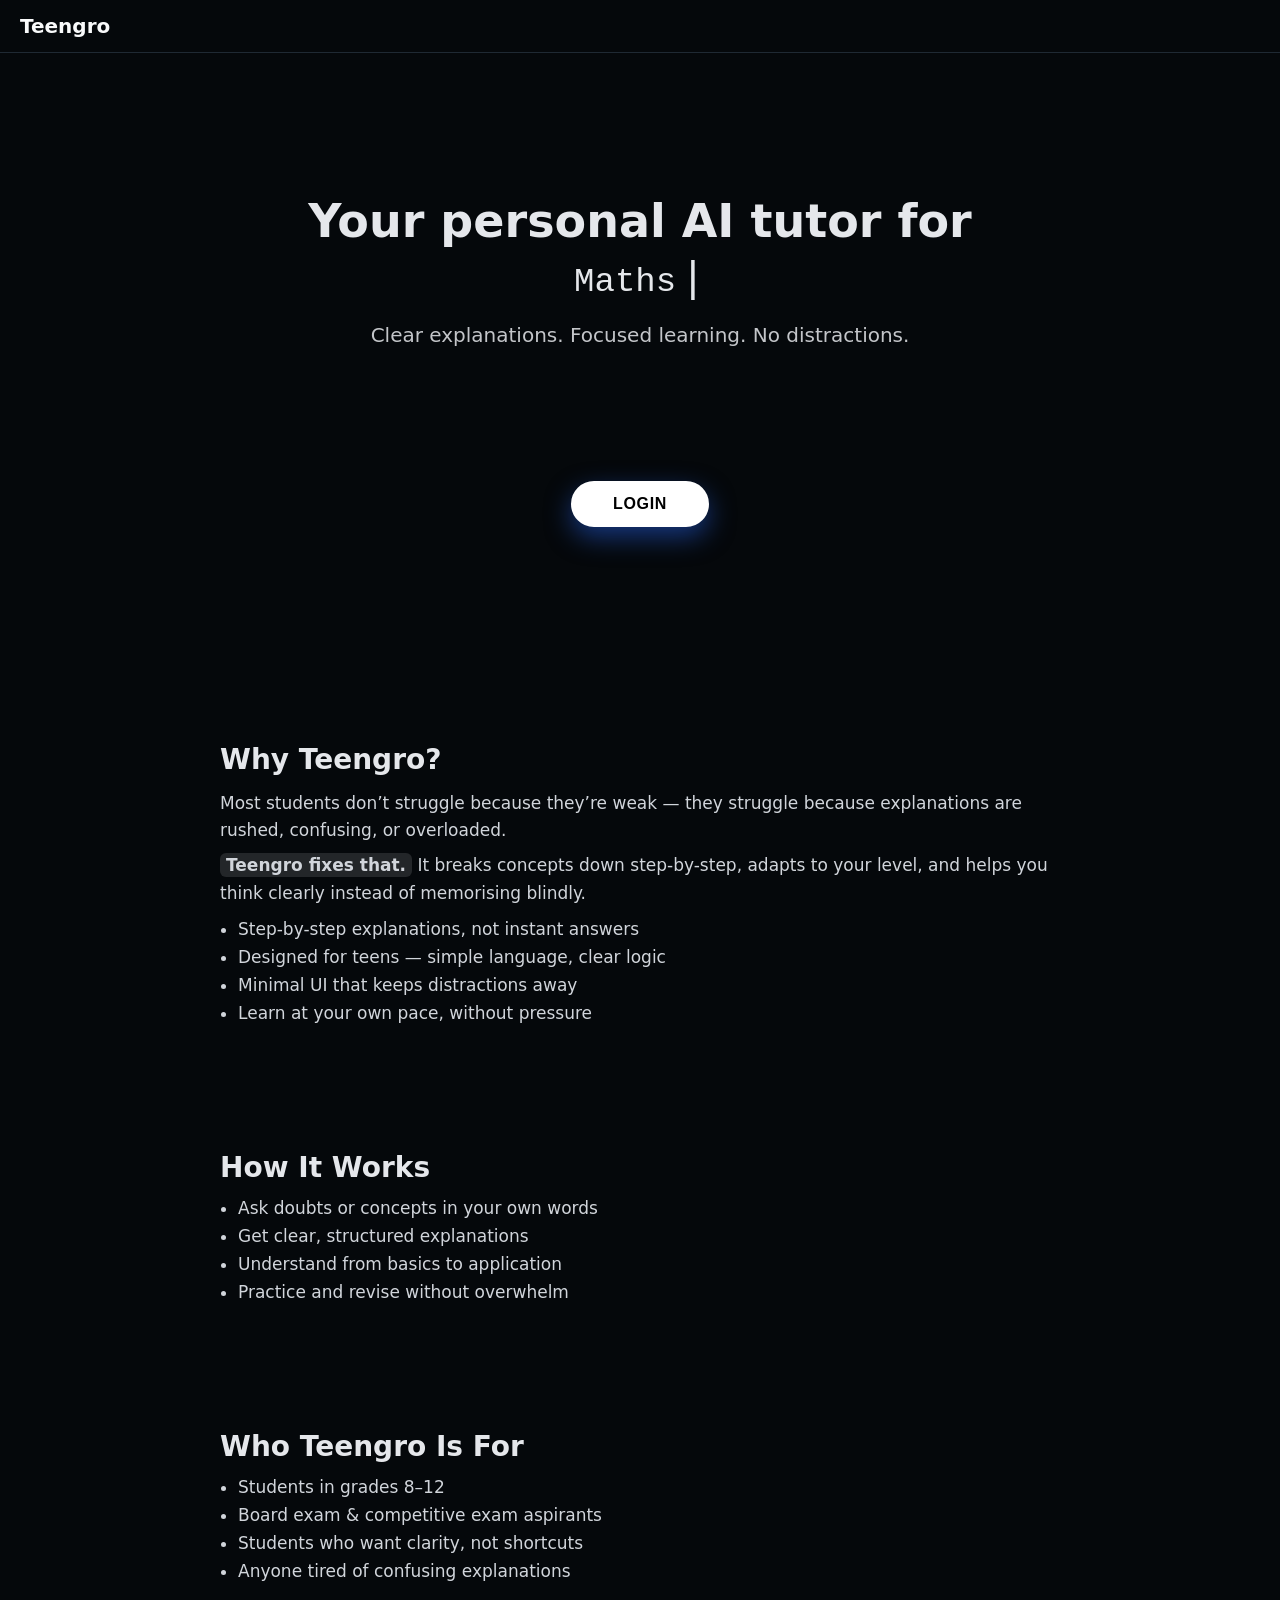
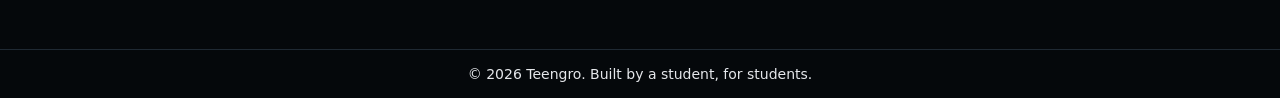
<file: index.html>
<!DOCTYPE html>
<html lang="en">
<head>
  <meta charset="UTF-8" />
  <meta name="viewport" content="width=device-width, initial-scale=1.0"/>
  <title>Teengro — Your AI Tutor</title>
  <link rel="stylesheet" href="styles.css" />

  <style>
    .typewriter {
      margin-bottom: 16px;
    }

    .login-cta {
      margin-top: 120px;
      margin-bottom: 16px;
      display: flex;
      justify-content: center;
    }

    .login-btn {
      padding: 12px 40px;
      font-size: 1rem;
      font-weight: 600;
      border-radius: 999px;
      border: 2px solid transparent;
      cursor: pointer;
      background: transparent;
      transition: all 0.25s ease;
    }

    body[data-theme="dark"] .login-btn {
      background: #ffffff;
      color: #000000;
      border-color: #ffffff;
    }

    body[data-theme="dark"] .login-btn:hover {
      background: transparent;
      color: #ffffff;
    }

    body[data-theme="light"] .login-btn {
      background: #000000;
      color: #ffffff;
      border-color: #000000;
    }

    body[data-theme="light"] .login-btn:hover {
      background: transparent;
      color: #000000;
    }
  </style>
</head>

<body data-theme="dark">

<header class="navbar">
  <div class="logo"><b>Teengro</b></div>

  <div class="nav-right">
    <button class="hamburger" id="menuToggle" aria-label="Menu">
      <span></span><span></span><span></span>
    </button>
  </div>

  <div class="menu-dropdown" id="menuDropdown">
    <a href="index.html">Home</a>
    <a href="login.html">Login</a>
    <a href="founder.html">Meet the Founder</a>
    <button id="themeToggle">Change theme</button>
  </div>
</header>

<section class="hero">
  <h1>Your personal AI tutor for</h1>

  <div class="typewriter">
    <span id="text"></span><span class="cursor">|</span>
  </div>

  <!-- NEW SUBTITLE -->
  <p class="hero-subtitle">
    Clear explanations. Focused learning. No distractions.
  </p>

  <div class="login-cta">
    <a href="login.html">
      <button class="login-btn" id="loginBtn"></button>
    </a>
  </div>
</section>

<!-- WHY TEENGRO -->
<section class="section">
  <h2>Why Teengro?</h2>

  <p>
    Most students don’t struggle because they’re weak — they struggle because
    explanations are rushed, confusing, or overloaded.
  </p>

  <p>
    <strong>Teengro fixes that.</strong> It breaks concepts down step-by-step,
    adapts to your level, and helps you think clearly instead of memorising blindly.
  </p>

  <ul>
    <li>Step-by-step explanations, not instant answers</li>
    <li>Designed for teens — simple language, clear logic</li>
    <li>Minimal UI that keeps distractions away</li>
    <li>Learn at your own pace, without pressure</li>
  </ul>
</section>

<!-- HOW IT WORKS -->
<section class="section">
  <h2>How It Works</h2>
  <ul>
    <li>Ask doubts or concepts in your own words</li>
    <li>Get clear, structured explanations</li>
    <li>Understand from basics to application</li>
    <li>Practice and revise without overwhelm</li>
  </ul>
</section>

<!-- WHO IT IS FOR -->
<section class="section">
  <h2>Who Teengro Is For</h2>
  <ul>
    <li>Students in grades 8–12</li>
    <li>Board exam & competitive exam aspirants</li>
    <li>Students who want clarity, not shortcuts</li>
    <li>Anyone tired of confusing explanations</li>
  </ul>
</section>

<footer class="about-footer">
  © 2026 Teengro. Built by a student, for students.
</footer>

<script>
document.addEventListener("DOMContentLoaded", function () {
  const el = document.getElementById("text");
  const words = [
    "Maths","Physics","Chemistry","Biology",
    "English Literature","English Grammar",
    "Geography","History & Civics",
    "Computer Applications"
  ];

  let i = 0, j = 0, del = false;

  function loop() {
    const word = words[i];
    el.textContent = del
      ? word.substring(0, j--)
      : word.substring(0, j++);

    if (!del && j === word.length) {
      setTimeout(() => del = true, 1200);
    }

    if (del && j === 0) {
      del = false;
      i = (i + 1) % words.length;
    }

    setTimeout(loop, del ? 80 : 120);
  }

  loop();
  document.getElementById("loginBtn").textContent = "Login";
});
</script>

<script src="script.js"></script>
</body>
</html>
</file>
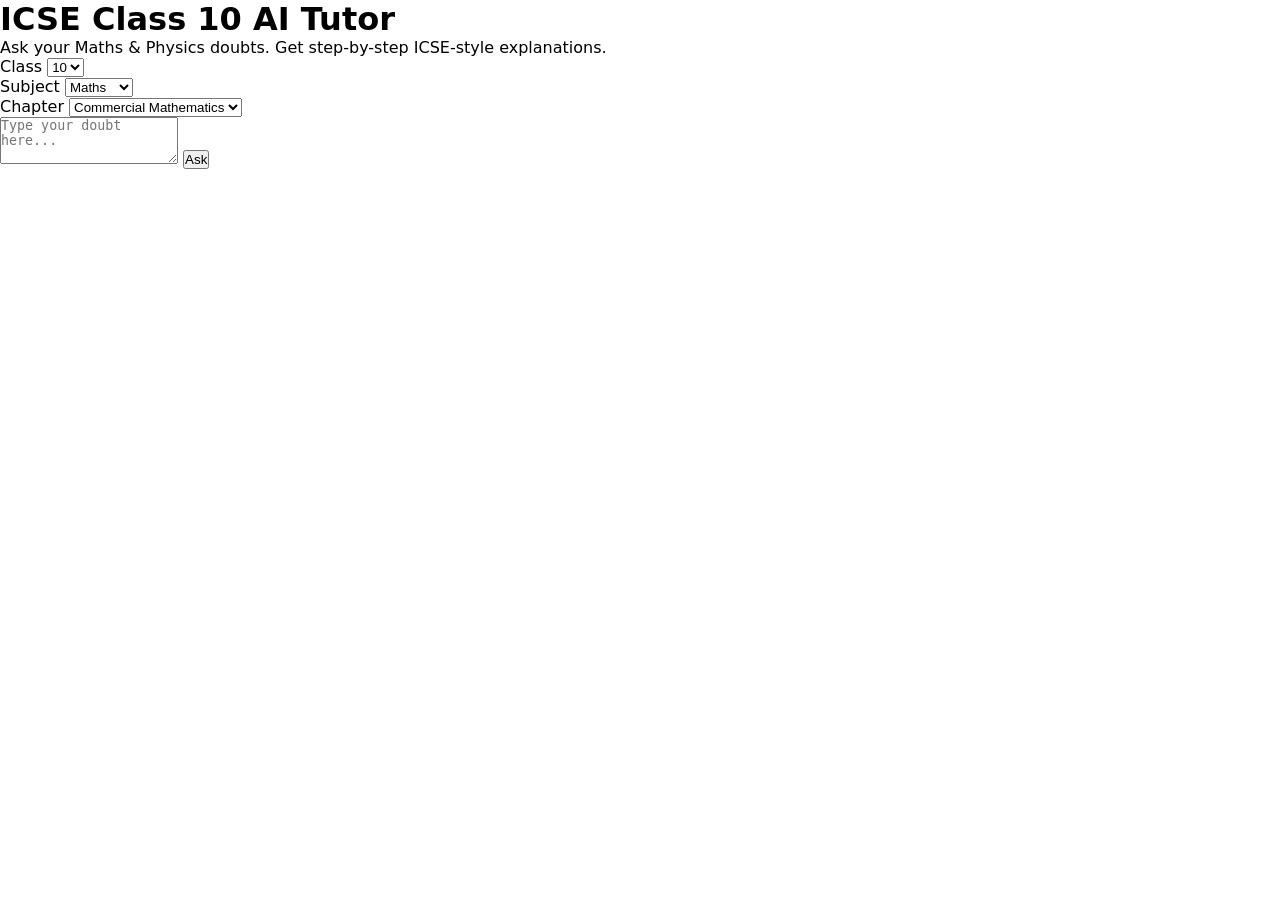
<file: dashboard.html>
<!DOCTYPE html>
<html lang="en">
<head>
  <meta charset="UTF-8" />
  <title>ICSE Class 10 AI Tutor</title>
  <meta name="viewport" content="width=device-width, initial-scale=1.0" />
  <link rel="stylesheet" href="styles.css" />
</head>
<body>
  <div class="app-container">
    <header class="app-header">
      <h1>ICSE Class 10 AI Tutor</h1>
      <p>Ask your Maths & Physics doubts. Get step-by-step ICSE-style explanations.</p>
    </header>

    <section class="controls">
      <div class="control-group">
        <label for="classLevel">Class</label>
        <select id="classLevel">
          <option value="10" selected>10</option>
        </select>
      </div>

      <div class="control-group">
        <label for="subject">Subject</label>
        <select id="subject">
          <option value="Maths">Maths</option>
          <option value="Physics">Physics</option>
        </select>
      </div>

      <div class="control-group">
        <label for="chapter">Chapter</label>
        <select id="chapter">
          <!-- will be filled by script.js -->
        </select>
      </div>
    </section>

    <section class="chat-section">
      <div id="chatWindow" class="chat-window">
        <!-- messages go here -->
      </div>

      <div class="input-area">
        <textarea id="questionInput" rows="3" placeholder="Type your doubt here..."></textarea>
        <button id="sendBtn">Ask</button>
      </div>
    </section>
  </div>

  <script src="script.js"></script>
</body>
</html>
</file>
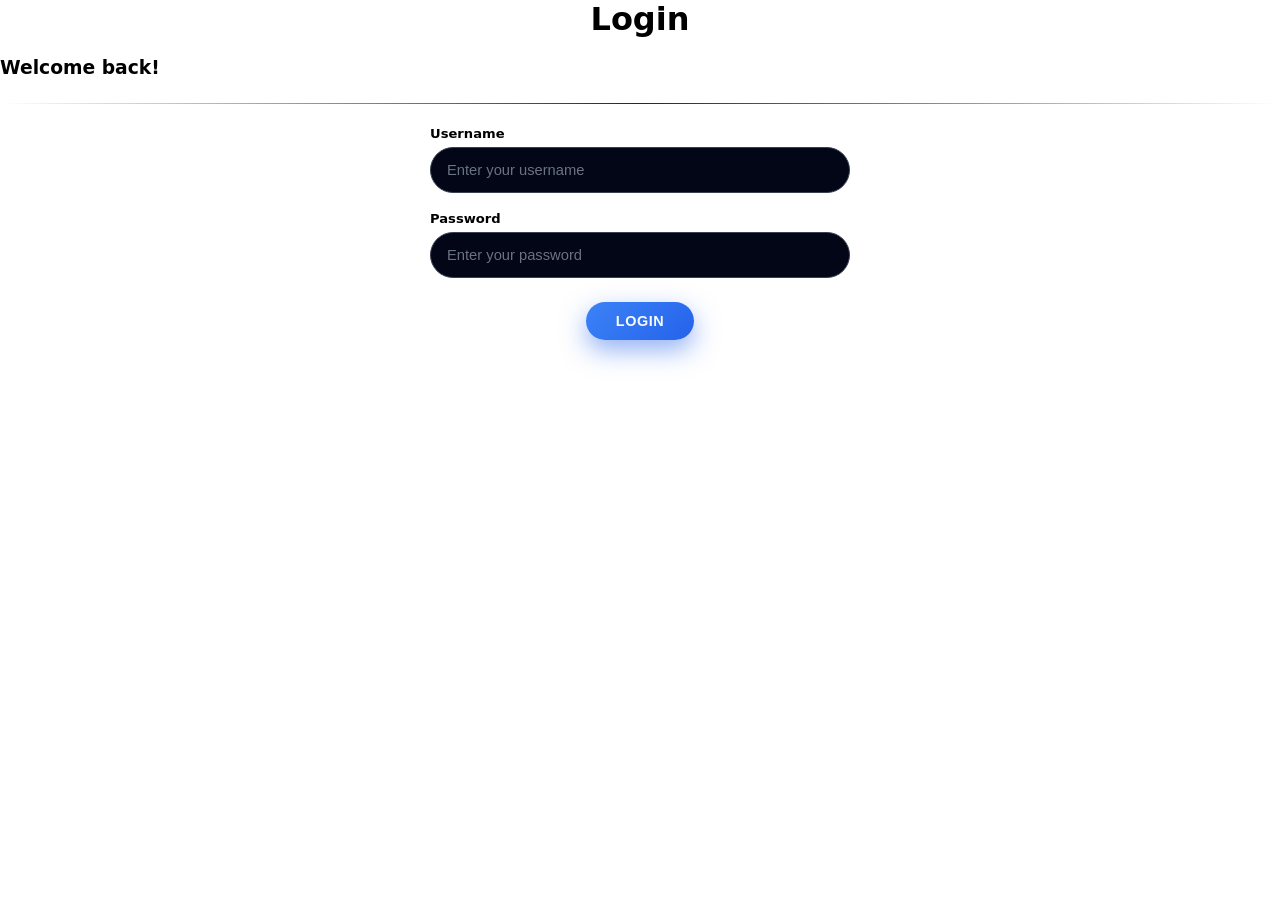
<file: login.html>
<!DOCTYPE html>
<html lang="en">
<head>
  <meta charset="UTF-8" />
  <meta name="viewport" content="width=device-width, initial-scale=1.0" />
  <title>Login</title>
  <link rel="stylesheet" href="styles.css" />
</head>
<body>

  <div class="login-page">
    <div class="login-card">
  <h1 style="text-align:center;"><b>Login</b></h1><br>
      <h3 style="padding-bottom: 5px;">Welcome back!</h3>
      <div class="login-divider"></div>
      
      <form class="login-form">
        <div class="login-field">
          <label>Username</label>
          <input type="text" placeholder="Enter your username" />
        </div>

        <div class="login-field">
          <label>Password</label>
          <input type="password" placeholder="Enter your password" />
        </div>

        <button class="login-btn">Login</button>
      </form>

    </div>
  </div>

</body>
</html>
</file>
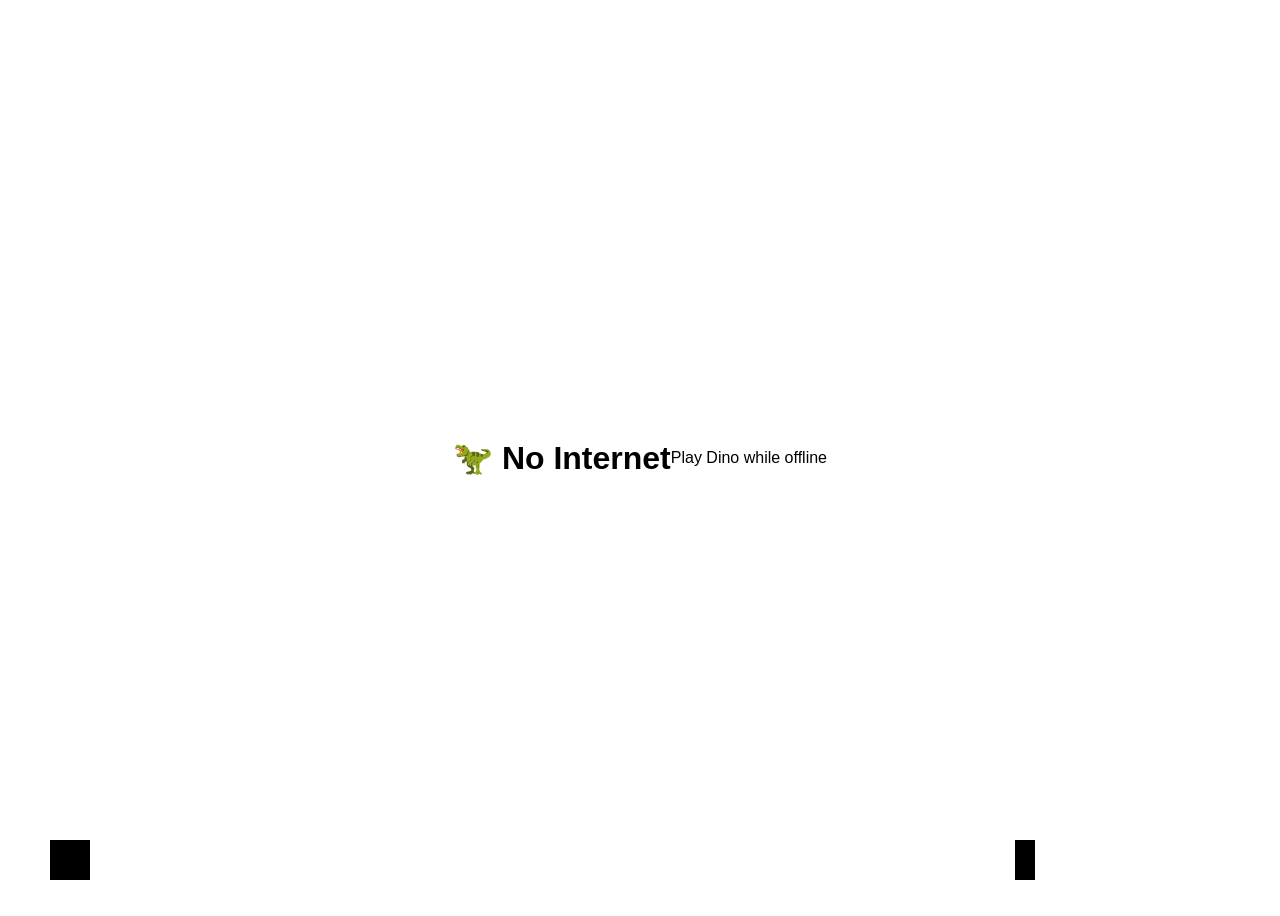
<file: offline.html>
<!DOCTYPE html>
<html lang="en">
<head>
  <meta charset="UTF-8">
  <title>No Internet</title>
  <style>
    body {
      display: flex;
      justify-content: center;
      align-items: center;
      height: 100vh;
      font-family: Arial, sans-serif;
    }
  </style>
</head>
<body>
  <h1>🦖 No Internet</h1>
  <p>Play Dino while offline</p>

  <script src="dino.js"></script>
</body>
</html>
</file>
<file: styles.css>
/* ===================== RESET ===================== */

* {
  margin: 0;
  padding: 0;
  box-sizing: border-box;
}

html,
body {
  height: 100%;
}

/* ===================== THEME TOKENS ===================== */

:root {
  --bg-main-dark: #05080b;
  --bg-chat-dark: #05080b;
  --bg-bubble-bot-dark: #111827;
  --bg-input-dark: #111827;
  --border-dark: #1f2933;
  --text-main-dark: #e5e7eb;

  --bg-main-light: #f3f4f6;
  --bg-chat-light: #ffffff;
  --bg-bubble-bot-light: #f3f4f6;
  --bg-input-light: #ffffff;
  --border-light: #e5e7eb;
  --text-main-light: #111827;
}

/* ===================== BASE ===================== */

body {
  font-family: system-ui, -apple-system, BlinkMacSystemFont, "Segoe UI",
    sans-serif;
}

body[data-theme="dark"] {
  background: var(--bg-main-dark);
  color: var(--text-main-dark);
}

body[data-theme="light"] {
  background: var(--bg-main-light);
  color: var(--text-main-light);
}

.about-body {
  min-height: 100vh;
}

/* Chat background */

body[data-theme="dark"] .free-chat-window,
body[data-theme="light"] .free-chat-window {
  background: transparent;
}

/* Bot bubble colors per theme */

body[data-theme="dark"] .bot .message-bubble {
  background: var(--bg-bubble-bot-dark);
  border-color: var(--border-dark);
  color: var(--text-main-dark);
}

body[data-theme="light"] .bot .message-bubble {
  background: var(--bg-bubble-bot-light);
  border-color: var(--border-light);
  color: var(--text-main-light);
}

/* Input bar per theme */

body[data-theme="dark"] .free-input-bar {
  background: #111827;
  border-color: #4b5563;
}

body[data-theme="light"] .free-input-bar {
  background: #ffffff;
  border-color: #d1d5db;
}

/* ===================== NAVBAR & HAMBURGER ===================== */

.navbar {
  display: flex;
  justify-content: space-between;
  align-items: center;
  padding: 14px 20px;
  border-bottom: 1px solid #1f2933;
  position: sticky;
  top: 0;
  z-index: 200;
}

body[data-theme="dark"] .navbar {
  background: #05080b;
  border-bottom-color: #1f2933;
}

body[data-theme="light"] .navbar {
  background: #ffffff;
  border-bottom-color: #e5e7eb;
}

.logo {
  font-size: 20px;
  font-weight: 700;
}

body[data-theme="dark"] .logo {
  color: #f9fafb;
}
body[data-theme="light"] .logo {
  color: #111827;
}

/* Small title next to logo */

.nav-title {
  font-size: 0.85rem;
  font-weight: 500;
  margin-left: 8px;
  text-align: left;
  display: flex;
  flex-direction: column;
}

.nav-title h2 {
  font-size: 0.9rem;
  font-weight: 600;
  margin: 0;
}

/* Right side of navbar */

.nav-right {
  display: flex;
  align-items: center;
  gap: 18px;
}

.nav-links {
  display: flex;
  align-items: center;
  gap: 18px;
}

.nav-links a {
  text-decoration: none;
  font-weight: 500;
  font-size: 0.95rem;
}

body[data-theme="dark"] .nav-links a {
  color: #d1d5db;
}
body[data-theme="light"] .nav-links a {
  color: #4b5563;
}

.nav-links a:hover {
  color: #60a5fa;
}

/* Hamburger */

.hamburger {
  width: 28px;
  height: 20px;
  border: none;
  background: transparent;
  display: flex;
  flex-direction: column;
  justify-content: space-between;
  cursor: pointer;
  padding: 0;
}

.hamburger span {
  display: block;
  height: 2px;
  border-radius: 999px;
  background: #e5e7eb;
  transition: transform 0.2s ease, opacity 0.2s ease, background 0.2s ease;
}

body[data-theme="light"] .hamburger span {
  background: #111827;
}

/* Dropdown */

.menu-dropdown {
  position: absolute;
  top: 56px;
  right: 20px;
  min-width: 180px;
  background: #111827;
  border-radius: 12px;
  padding: 8px 0;
  border: 1px solid #374151;
  box-shadow: 0 14px 30px rgba(0, 0, 0, 0.5);
  display: none;
  flex-direction: column;
  z-index: 300;
}

.menu-dropdown a,
.menu-dropdown button {
  padding: 8px 14px;
  display: block;
  text-align: left;
  border: none;
  background: transparent;
  color: #e5e7eb;
  font-size: 0.9rem;
  cursor: pointer;
  text-decoration: none;
}

.menu-dropdown a:hover,
.menu-dropdown button:hover {
  background: #1f2937;
}

body[data-theme="light"] .menu-dropdown {
  background: #ffffff;
  border-color: #e5e7eb;
}

body[data-theme="light"] .menu-dropdown a,
body[data-theme="light"] .menu-dropdown button {
  color: #111827;
}

body[data-theme="light"] .menu-dropdown a:hover,
body[data-theme="light"] .menu-dropdown button:hover {
  background: #f3f4f6;
}

.menu-dropdown.open {
  display: flex;
}

/* ===================== ABOUT PAGE (SHARED STYLES) ===================== */

.hero {
  min-height: 70vh;
  display: flex;
  flex-direction: column;
  justify-content: center;
  align-items: center;
  text-align: center;
  padding: 40px 20px;
}

.hero h1 {
  font-size: 46px;
  font-weight: 700;
  margin-bottom: 10px;
}

/* Typewriter */

.typewriter {
  font-size: 34px;
  font-family: "Courier New", monospace;
}

.cursor {
  display: inline-block;
  margin-left: 4px;
  font-weight: 340;
  font-size: 43px;
  line-height: 1;
  animation: cursor-blink 0.9s steps(2, start) infinite;
}

@keyframes cursor-blink {
  0%,
  50% {
    opacity: 1;
  }
  51%,
  100% {
  opacity: 0;
  }
}

/* About sections */

.section {
  max-width: 900px;
  margin: auto;
  padding: 60px 30px;
}

.section h2 {
  font-size: 28px;
  margin-bottom: 12px;
}

.section p {
  font-size: 18px;
  line-height: 1.6;
}

.section ul {
  margin-top: 12px;
}

.section li {
  margin: 8px 0;
  font-size: 17px;
}

/* About footer */

.about-footer {
  text-align: center;
  padding: 16px;
  font-size: 14px;
  border-top: 1px solid #1f2933;
}

/* ===================== LOGIN LAYOUT & CARD ===================== */

.page-main {
  min-height: calc(100vh - 56px);
  display: flex;
  justify-content: center;
  align-items: flex-start;
  padding: 40px 16px 60px;
}

.login-page {
  align-items: center;
}

.light-login-card {
  max-width: 420px;
  width: 100%;
  border-radius: 20px;
  padding: 32px 24px;
  border: 1px solid #1f2933;
  background: #05080b;
  box-shadow: 0 16px 40px rgba(0, 0, 0, 0.85);
  min-height: 340px;
}

/* Dark theme */
body[data-theme="dark"] .light-login-card {
  background: #05080b;
  border-color: #1f2933;
  color: #e5e7eb;
}

/* Light theme */
body[data-theme="light"] .light-login-card {
  background: #ffffff;
  border-color: #e5e7eb;
  color: #111827;
  box-shadow: 0 18px 40px rgba(15, 23, 42, 0.14);
}

.login-header {
  text-align: center;
  margin-bottom: 22px;
}

.login-header h1 {
  font-size: 1.7rem;
  font-weight: 700;
  letter-spacing: 0.01em;
}

body[data-theme="dark"] .login-header h1 {
  color: #f9fafb;
}

body[data-theme="light"] .login-header h1 {
  color: #111827;
}

.login-header p {
  margin-top: 6px;
  font-size: 0.9rem;
}

body[data-theme="dark"] .login-header p {
  color: #9ca3af;
}

body[data-theme="light"] .login-header p {
  color: #6b7280;
}

.login-divider {
  height: 1px;
  background: linear-gradient(to right, transparent, #1f2933, transparent);
  margin: 20px 0 22px;
}

.login-form {
  max-width: 420px;
  margin: 0 auto;
  display: flex;
  flex-direction: column;
  gap: 18px;
}

.login-field {
  display: flex;
  flex-direction: column;
  gap: 6px;
}

.login-field label {
  font-size: 0.82rem;
  font-weight: 600;
}

body[data-theme="dark"] .login-field label {
  color: #cbd5f5;
}

body[data-theme="light"] .login-field label {
  color: #374151;
}

.login-field input {
  height: 46px;
  border-radius: 999px;
  padding: 0 16px;
  font-size: 0.92rem;
  border: 1px solid #374151;
  background: #020617;
  color: #e5e7eb;
  transition: border 0.18s ease, box-shadow 0.18s ease, background 0.18s ease;
}

body[data-theme="light"] .login-field input {
  background: #f9fafb;
  border-color: #d1d5db;
  color: #111827;
}

.login-field input::placeholder {
  color: #6b7280;
}

body[data-theme="light"] .login-field input::placeholder {
  color: #9ca3af;
}

.login-field input:focus {
  outline: none;
  border-color: #3b82f6;
  box-shadow: 0 0 0 2px rgba(37, 99, 235, 0.35);
}

.login-btn {
  margin-top: 6px;
  align-self: center;
  padding: 11px 30px;
  border-radius: 999px;
  border: none;
  background: linear-gradient(135deg, #3b82f6, #2563eb);
  color: #f9fafb;
  font-size: 0.9rem;
  font-weight: 600;
  cursor: pointer;
  letter-spacing: 0.04em;
  text-transform: uppercase;
  transition: transform 0.12s ease, box-shadow 0.18s ease, filter 0.15s ease;
  box-shadow: 0 10px 26px rgba(37, 99, 235, 0.5);
}

.login-btn:hover {
  transform: translateY(-1px);
  box-shadow: 0 14px 32px rgba(37, 99, 235, 0.7);
  filter: brightness(1.03);
}

.login-btn:active {
  transform: translateY(0);
  box-shadow: 0 8px 18px rgba(37, 99, 235, 0.55);
}

.subtle-link {
  color: #60a5fa;
  text-decoration: none;
  font-size: 0.85rem;
}

.subtle-link:hover {
  text-decoration: underline;
}

/* ===================== MESSAGE BUBBLES ===================== */

.message-row {
  display: flex;
  width: 100%;
}

.message-row.user {
  justify-content: flex-end;
}

.message-row.bot {
  justify-content: flex-start;
}

.message-bubble {
  max-width: 78%;
  padding: 10px 12px;
  font-size: 0.9rem;
  line-height: 1.55;
  border-radius: 14px;
  animation: messageIn 0.2s ease;
}

/* User bubble */

.user .message-bubble {
  background: #2563eb;
  color: #f9fafb;
  border-bottom-right-radius: 4px;
}

/* Bot bubble default */

.bot .message-bubble {
  background: #111827;
  color: #e5e7eb;
  border: 1px solid #1f2933;
  border-bottom-left-radius: 4px;
}

@keyframes messageIn {
  from {
    opacity: 0;
    transform: translateY(6px);
  }
  to {
    opacity: 1;
    transform: translateY(0);
  }
}

/* Optional small meta text inside bot bubble */
.meta-text {
  font-size: 0.7rem;
  opacity: 0.7;
  margin-bottom: 4px;
}

/* ===================== AI CONTROLS (FIXED TOP UNDER NAVBAR) ===================== */

.ai-shell {
  max-width: 960px;
  width: 100%;
  margin: 0 auto;
}

/* Controls fixed under navbar, centered within max-width */
.ai-controls {
  position: fixed;
  left: 0;
  right: 0;
  top: 56px;               /* just below navbar */
  z-index: 140;
  max-width: 900px;
  margin: 0 auto;
  display: flex;
  flex-wrap: wrap;
  gap: 10px;
  padding: 8px 12px;
  border-radius: 14px;
  border: 1px solid #1f2933;
  background: #020617;
}

body[data-theme="light"] .ai-controls {
  background: #e5e7eb;
}

/* Base controls */

.ai-control {
  display: flex;
  flex-direction: column;
  gap: 4px;
  min-width: 150px;
  flex: 1 1 0;
}

.ai-control label {
  font-size: 0.75rem;
  font-weight: 500;
}

body[data-theme="dark"] .ai-control label {
  color: #e5e7eb;
}

body[data-theme="light"] .ai-control label {
  color: #374151;
}

.ai-control select,
.ai-control input {
  height: 40px;
  border-radius: 999px;
  border: 1px solid #374151;
  padding: 0 14px;
  font-size: 0.85rem;
  outline: none;
  transition: border 0.18s ease, box-shadow 0.18s ease, background 0.18s ease;
}

body[data-theme="dark"] .ai-control select,
body[data-theme="dark"] .ai-control input {
  color: #e5e7eb;
  background: #020617;
  border-color: #374151;
}

body[data-theme="light"] .ai-control select,
body[data-theme="light"] .ai-control input {
  color: #111827;
  background: #ffffff;
  border-color: #d1d5db;
}

/* Hover/focus – dark */
body[data-theme="dark"] .ai-control select:hover,
body[data-theme="dark"] .ai-control input:hover {
  border-color: #4b5563;
}

body[data-theme="dark"] .ai-control select:focus,
body[data-theme="dark"] .ai-control input:focus {
  border-color: #2563eb;
  box-shadow: 0 0 0 2px rgba(37, 99, 235, 0.35);
}

/* Hover/focus – light */
body[data-theme="light"] .ai-control select:hover,
body[data-theme="light"] .ai-control input:hover {
  border-color: #9ca3af;
}

body[data-theme="light"] .ai-control select:focus,
body[data-theme="light"] .ai-control input:focus {
  border-color: #2563eb;
  box-shadow: 0 0 0 2px rgba(37, 99, 235, 0.25);
}

/* ===================== FREE STYLE CHAT LAYOUT ===================== */

.free-chat-shell {
  position: relative;
  min-height: 70vh;
  display: flex;
  flex-direction: column;
  align-items: center;
}

/* Chat area: top padding = navbar + controls, so answers never go behind */

.free-chat-window {
  width: 100%;
  max-width: 900px;
  margin: 0 auto;
  padding: 132px 12px 200px;   /* 132px top ensures chat starts below controls */
  display: flex;
  flex-direction: column;
  gap: 12px;
  overflow-y: auto;
}

.free-chat-window::-webkit-scrollbar {
  width: 6px;
}

.free-chat-window::-webkit-scrollbar-thumb {
  background: #4b5563;
  border-radius: 999px;
}

/* Floating input centered at bottom */

.free-input-wrapper {
  position: fixed;
  left: 0;
  right: 0;
  bottom: 16px;
  display: flex;
  justify-content: center;
  pointer-events: none;
}

.free-input-bar {
  pointer-events: auto;
  width: 100%;
  max-width: 900px;
  display: flex;
  align-items: center;
  gap: 8px;
  padding: 10px 12px;
  border-radius: 999px;
  box-shadow: 0 20px 40px rgba(0, 0, 0, 0.7);
  border: 1px solid transparent;
}

/* Textarea inside bar */

.free-input-bar textarea {
  flex: 1;
  border: none;
  resize: none;
  min-height: 40px;
  max-height: 72px;
  padding: 6px 8px;
  font-size: 0.95rem;
  background: transparent;
  outline: none;
  overflow-y: auto;
}

body[data-theme="dark"] .free-input-bar textarea {
  color: #e5e7eb;
}

body[data-theme="light"] .free-input-bar textarea {
  color: #111827;
}

.free-input-bar textarea::placeholder {
  color: #9ca3af;
}

/* Send button */

.free-input-bar button {
  flex-shrink: 0;
  width: 40px;
  height: 40px;
  border-radius: 999px;
  border: none;
  background: #10b981;
  color: #020617;
  font-size: 1.1rem;
  font-weight: 700;
  cursor: pointer;
  display: inline-flex;
  align-items: center;
  justify-content: center;
  transition: transform 0.12s ease, box-shadow 0.18s ease, opacity 0.15s ease;
}

.free-input-bar button:hover {
  transform: translateY(-1px);
  box-shadow: 0 10px 24px rgba(16, 185, 129, 0.4);
}

.free-input-bar button:active {
  transform: translateY(0);
  box-shadow: none;
}

.free-input-bar button:disabled {
  background: #6b7280;
  cursor: not-allowed;
  box-shadow: none;
}

/* Loading spinner */

.send-spinner {
  width: 18px;
  height: 18px;
  border-radius: 50%;
  border: 2px solid rgba(249, 250, 251, 0.4);
  border-top-color: #f9fafb;
  animation: send-spin 0.6s linear infinite;
}

@keyframes send-spin {
  to {
    transform: rotate(360deg);
  }
}

/* === NEW ABOUT & FOUNDER STYLES === */

.hero-subtitle {
  font-size: 20px;
  opacity: 0.85;
  margin-bottom: 12px;
  text-align: center;
}

.hero-cta {
  display: inline-block;
  margin-top: 22px;
  padding: 12px 32px;
  border-radius: 999px;
  background: linear-gradient(135deg, #3b82f6, #2563eb);
  color: #fff;
  text-decoration: none;
  font-weight: 600;
  text-align: center;
  transition: 0.25s ease;
}

.hero-cta:hover {
  transform: translateY(-3px);
  box-shadow: 0 10px 24px rgba(37, 99, 235, 0.5);
}

.section h2 {
  font-size: 28px;
  margin-bottom: 14px;
}

.section p,
.section li {
  font-size: 17px;
  color: #d1d5db;
  margin-bottom: 8px;
}

.founder-section {
  text-align: center;
  max-width: 850px;
  margin: auto;
  padding-top: 40px;
}

strong {
  font-weight: 600;
  padding: 2px 6px;
  border-radius: 6px;
  background: rgba(255, 255, 255, 0.12);
}

body[data-theme="light"] strong {
  background: rgba(0, 0, 0, 0.1);
}

/* ===================== RESPONSIVE (MOBILE) ===================== */

@media (max-width: 768px) {
  .navbar {
    padding: 10px 12px;
  }

  .page-main {
    padding: 8px 10px 60px;
  }

  .ai-controls {
    top: 52px;              /* slightly tighter under navbar */
    padding: 6px 8px;
    gap: 4px;
    border-radius: 10px;
  }

  .ai-control {
    flex: 1 1 48%;
    min-width: 0;
  }

  .ai-control label {
    font-size: 0.7rem;
  }

  .ai-control select,
  .ai-control input {
    height: 32px;
    padding: 0 10px;
    font-size: 0.75rem;
  }

  /* Smaller top padding but still clears navbar + controls */
  .free-chat-window {
    padding: 118px 8px 210px;
  }

  .free-input-wrapper {
    bottom: 10px;
  }

  .free-input-bar {
    margin: 0 8px;
    padding: 8px 10px;
  }

  .free-input-bar textarea {
    font-size: 0.9rem;
  }
}
/* === HOMEPAGE ADDITIONS ONLY === */

.hero-subtitle {
  font-size: 20px;
  opacity: 0.85;
  margin-top: 6px;
  margin-bottom: 8px;
  text-align: center;
}

/* Lists look clean & readable */
.section ul {
  margin-top: 12px;
  padding-left: 18px;
}

.section li {
  margin-bottom: 8px;
}

/* Emphasis without color change */
strong {
  font-weight: 600;
  padding: 2px 6px;
  border-radius: 6px;
  background: rgba(255, 255, 255, 0.12);
}

/* Light theme emphasis background */
body[data-theme="light"] strong {
  background: rgba(0, 0, 0, 0.1);
}

/* === FORCE BLACK TEXT IN LIGHT THEME (HOMEPAGE) === */
body[data-theme="light"] .section p,
body[data-theme="light"] .section li,
body[data-theme="light"] .section h2,
body[data-theme="light"] .hero-subtitle {
  color: #000000;
}
</file>
